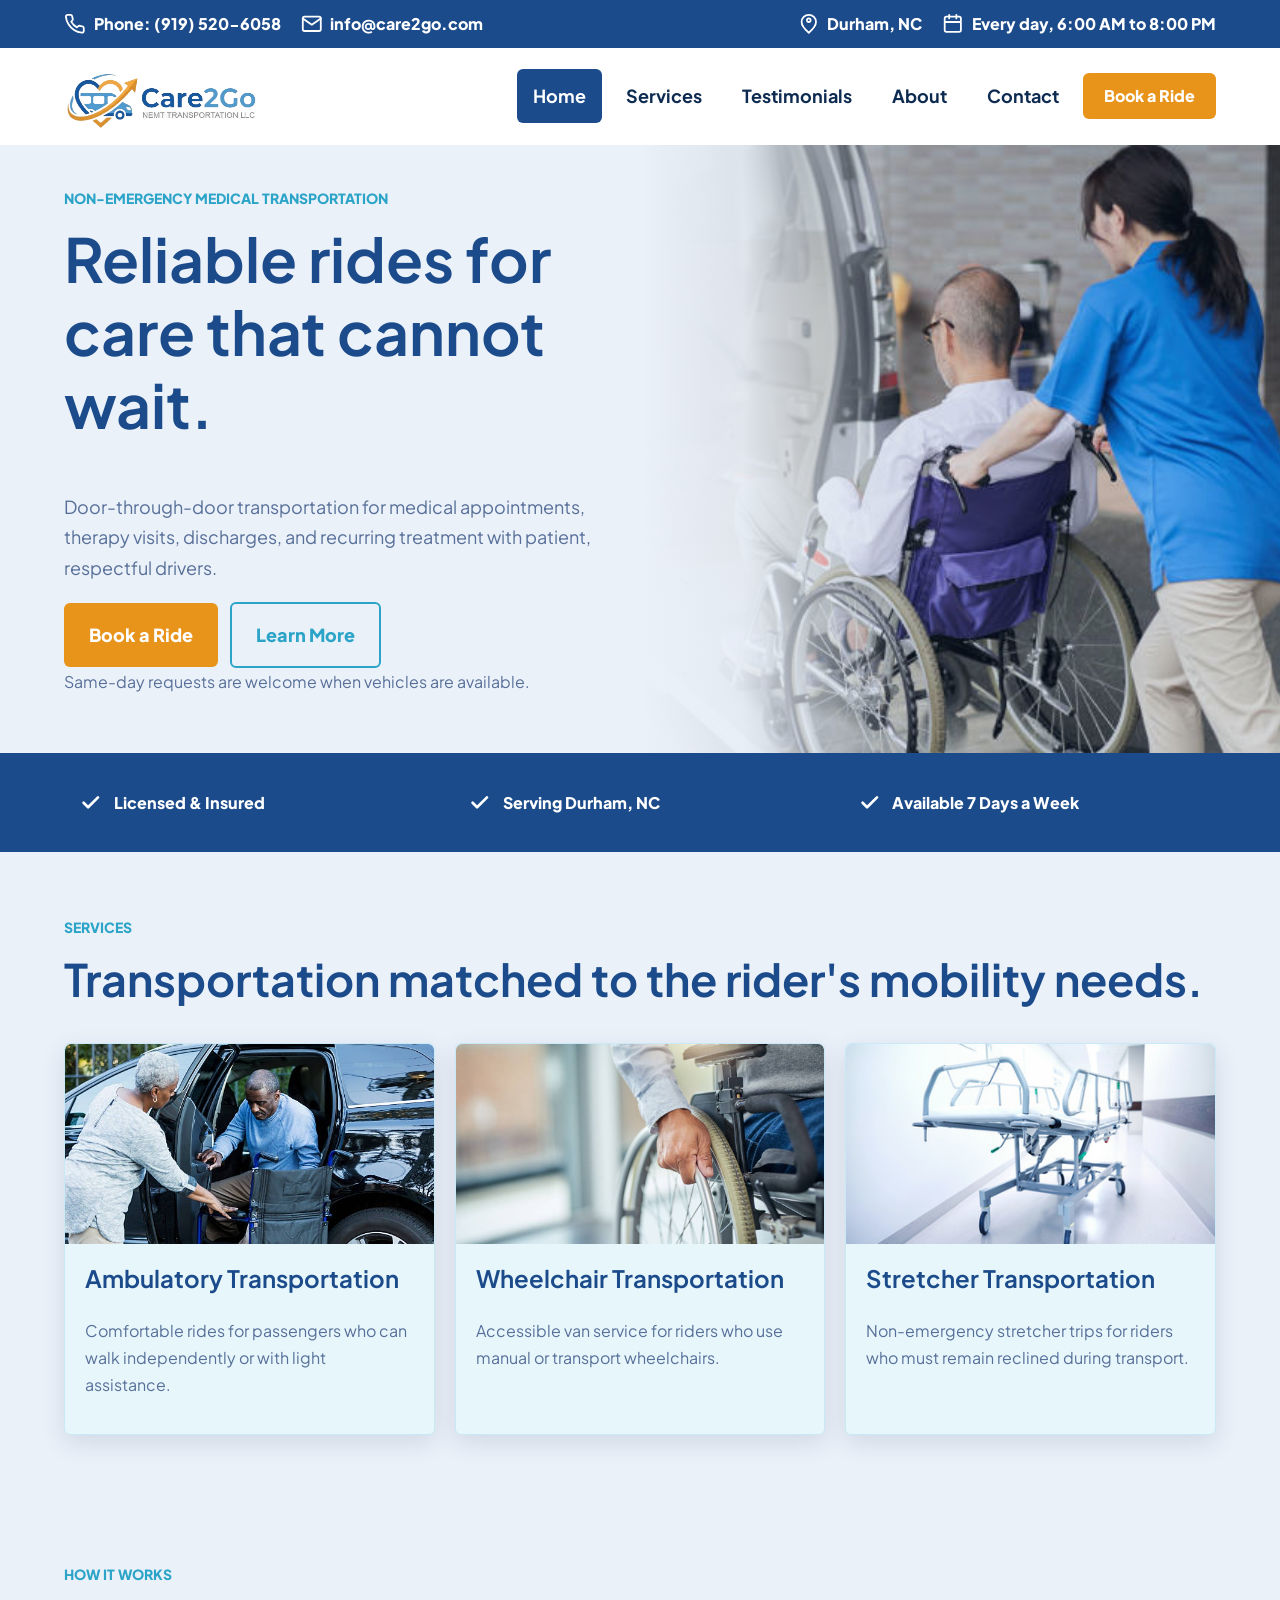
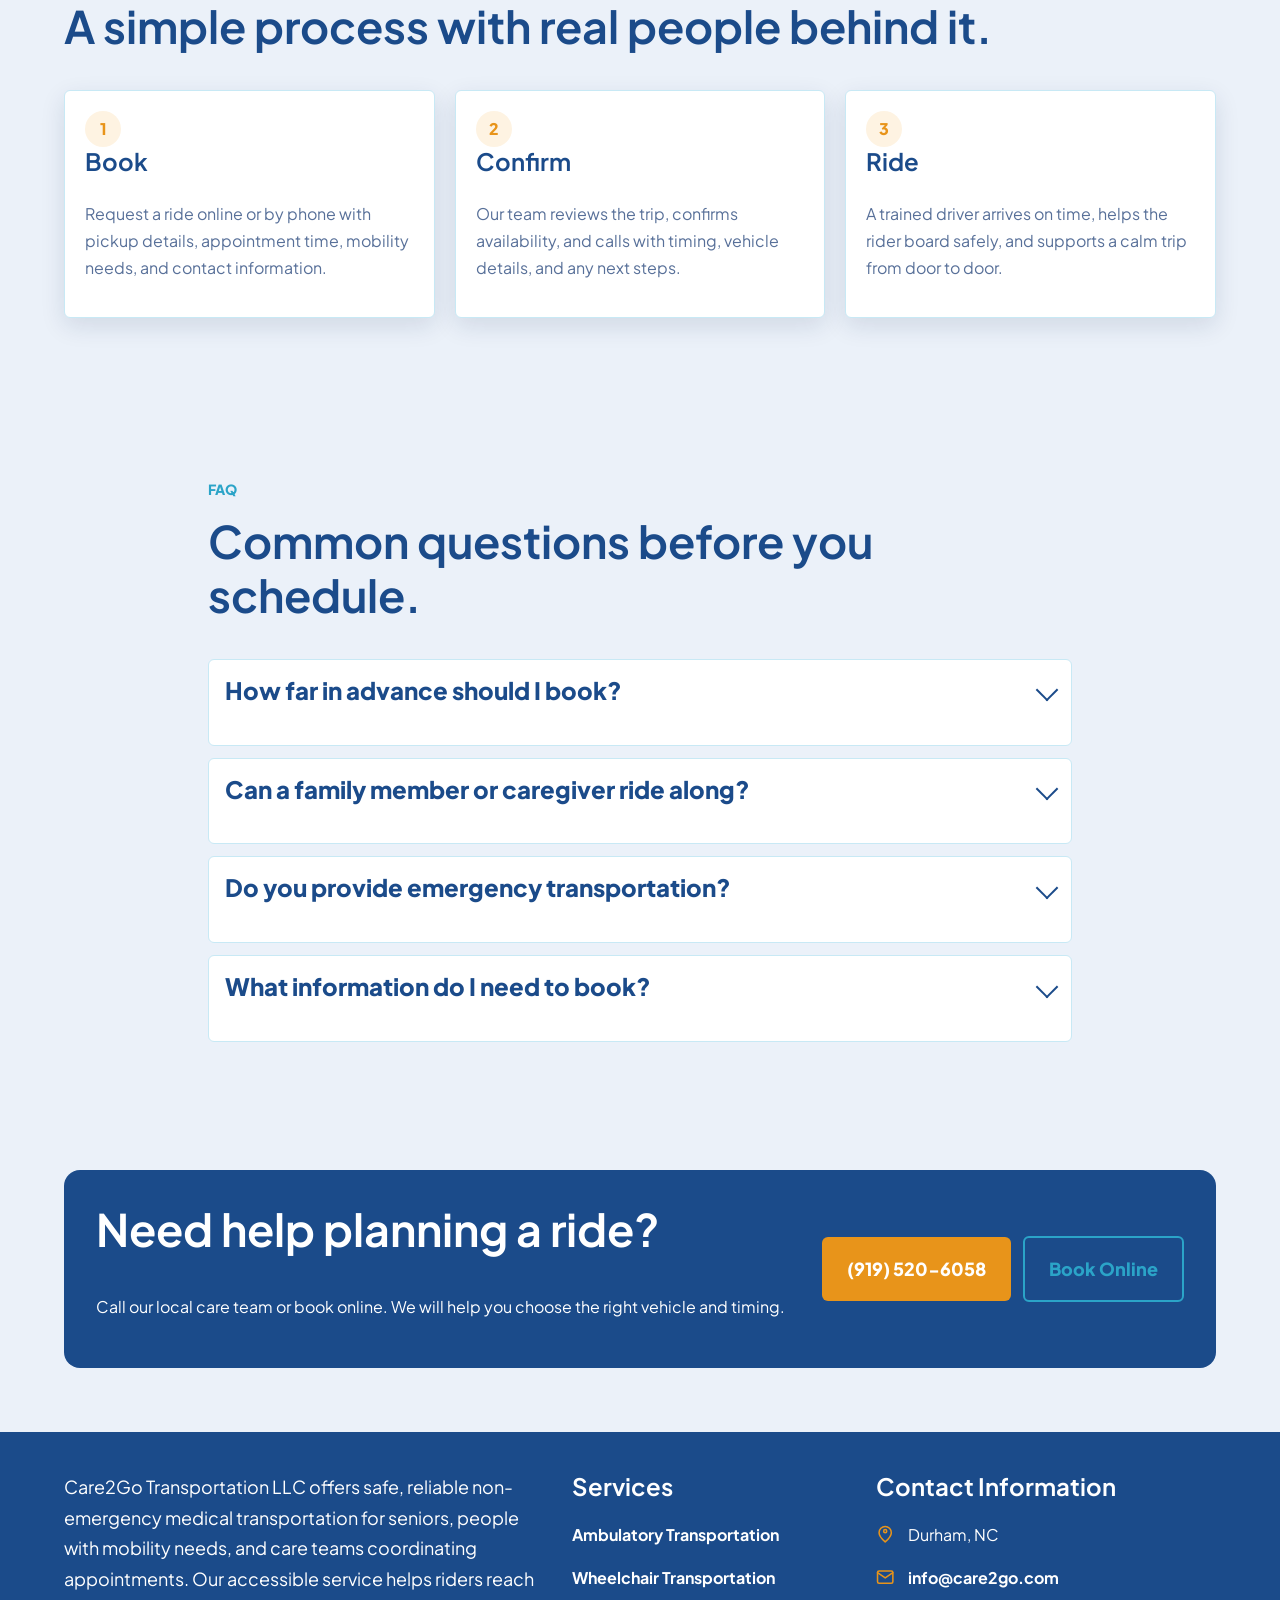
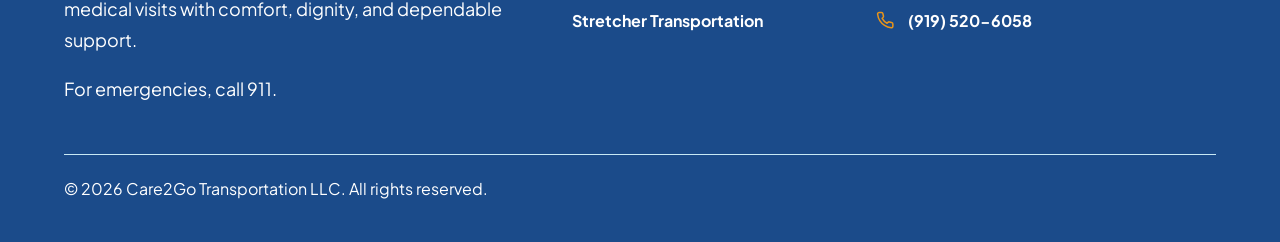
<file: index.html>
<!doctype html>
<html lang="en">
  <head>
    <meta charset="utf-8">
    <meta name="viewport" content="width=device-width, initial-scale=1">
    <meta name="description" content="">
    <meta property="og:title" content="">
    <meta property="og:description" content="">
    <meta property="og:type" content="website">
    <link rel="preconnect" href="https://fonts.googleapis.com">
    <link rel="preconnect" href="https://fonts.gstatic.com" crossorigin>
    <link rel="icon" type="image/png" href="images/care2go%20logo.png">
    <link href="https://fonts.googleapis.com/css2?family=Plus+Jakarta+Sans:wght@400;500;600;700;800&display=swap" rel="stylesheet">
    <link rel="stylesheet" href="css/variables.css">
    <link rel="stylesheet" href="css/base.css">
    <link rel="stylesheet" href="css/layout.css">
    <link rel="stylesheet" href="css/components.css">
    <link rel="stylesheet" href="css/animations.css">
    <script src="data/content.js" defer></script>
    <script src="js/layout.js" defer></script>
    <script src="js/render.js" defer></script>
    <script src="js/nav.js" defer></script>
    <script src="js/accordion.js" defer></script>
    <script src="js/smooth-scroll.js" defer></script>
    <script src="js/scroll-animations.js" defer></script>
  </head>
  <body data-page="home">
    <a class="skip-link" href="#main" data-skip-link></a>
    <header class="site-header" data-site-header></header>
    <main id="main" tabindex="-1"></main>
    <footer class="site-footer" data-site-footer></footer>
  </body>
</html>
</file>
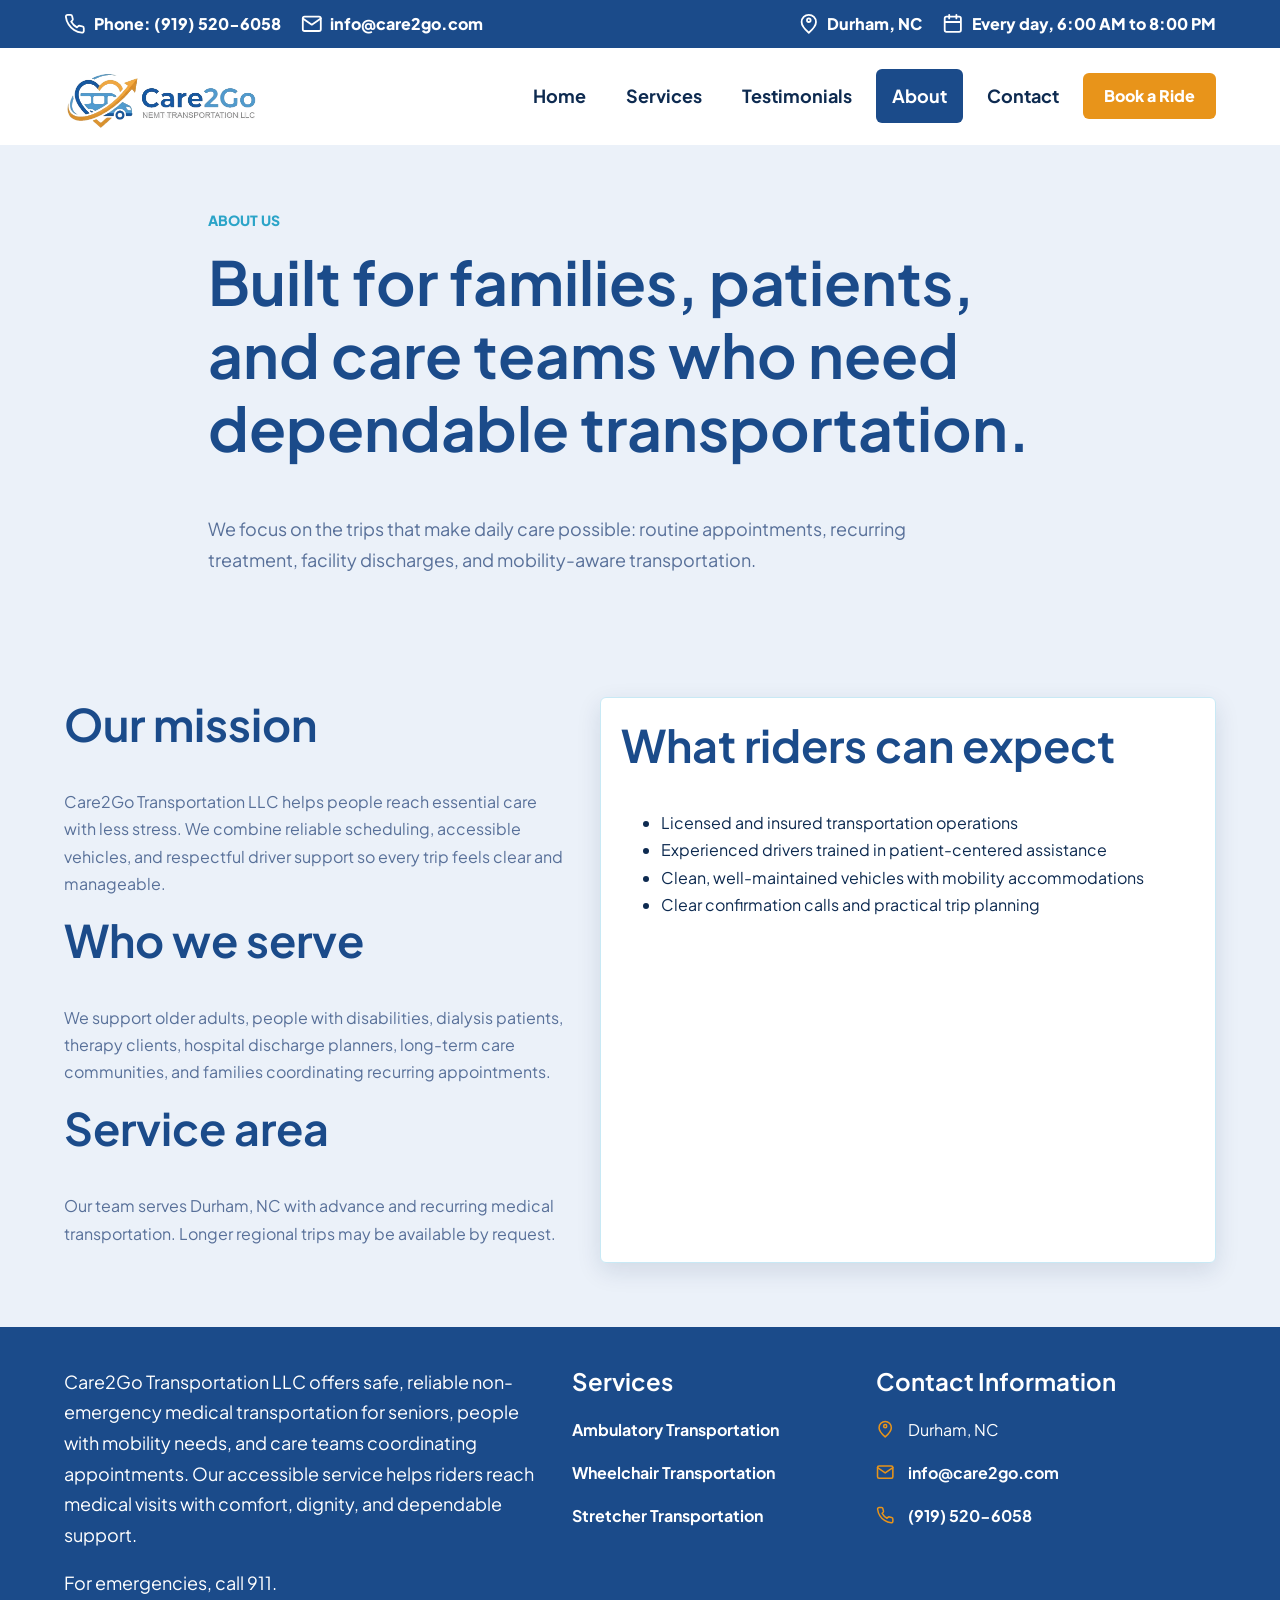
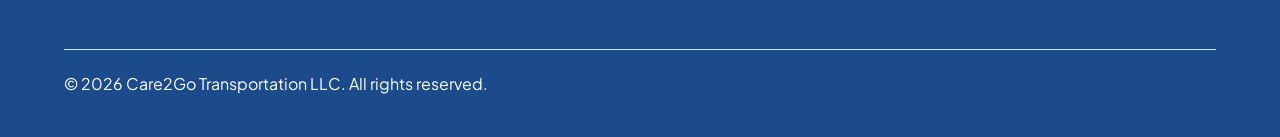
<file: about.html>
<!doctype html>
<html lang="en">
  <head>
    <meta charset="utf-8">
    <meta name="viewport" content="width=device-width, initial-scale=1">
    <meta name="description" content="">
    <meta property="og:title" content="">
    <meta property="og:description" content="">
    <meta property="og:type" content="website">
    <link rel="preconnect" href="https://fonts.googleapis.com">
    <link rel="preconnect" href="https://fonts.gstatic.com" crossorigin>
    <link rel="icon" type="image/png" href="images/care2go%20logo.png">
    <link href="https://fonts.googleapis.com/css2?family=Plus+Jakarta+Sans:wght@400;500;600;700;800&display=swap" rel="stylesheet">
    <link rel="stylesheet" href="css/variables.css">
    <link rel="stylesheet" href="css/base.css">
    <link rel="stylesheet" href="css/layout.css">
    <link rel="stylesheet" href="css/components.css">
    <link rel="stylesheet" href="css/animations.css">
    <script src="data/content.js" defer></script>
    <script src="js/layout.js" defer></script>
    <script src="js/render.js" defer></script>
    <script src="js/nav.js" defer></script>
    <script src="js/smooth-scroll.js" defer></script>
    <script src="js/scroll-animations.js" defer></script>
  </head>
  <body data-page="about">
    <a class="skip-link" href="#main" data-skip-link></a>
    <header class="site-header" data-site-header></header>
    <main id="main" tabindex="-1"></main>
    <footer class="site-footer" data-site-footer></footer>
  </body>
</html>
</file>
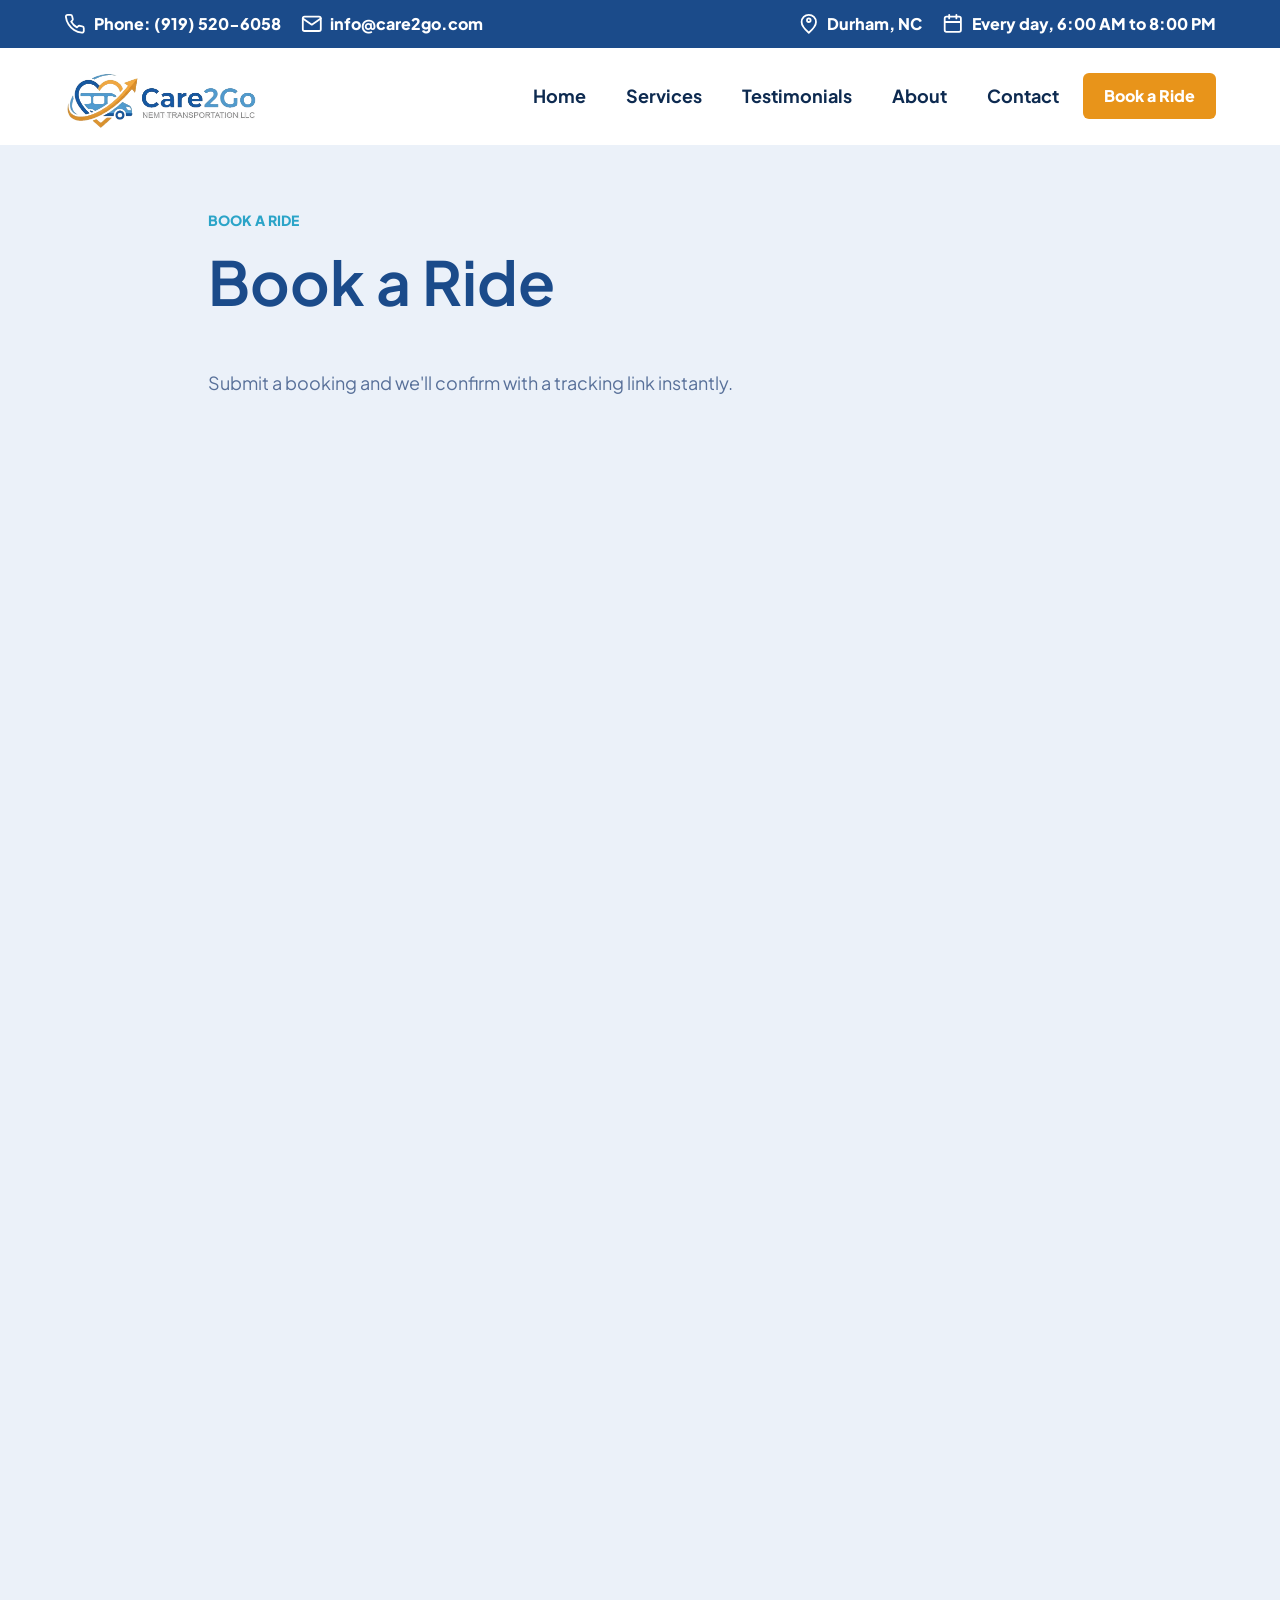
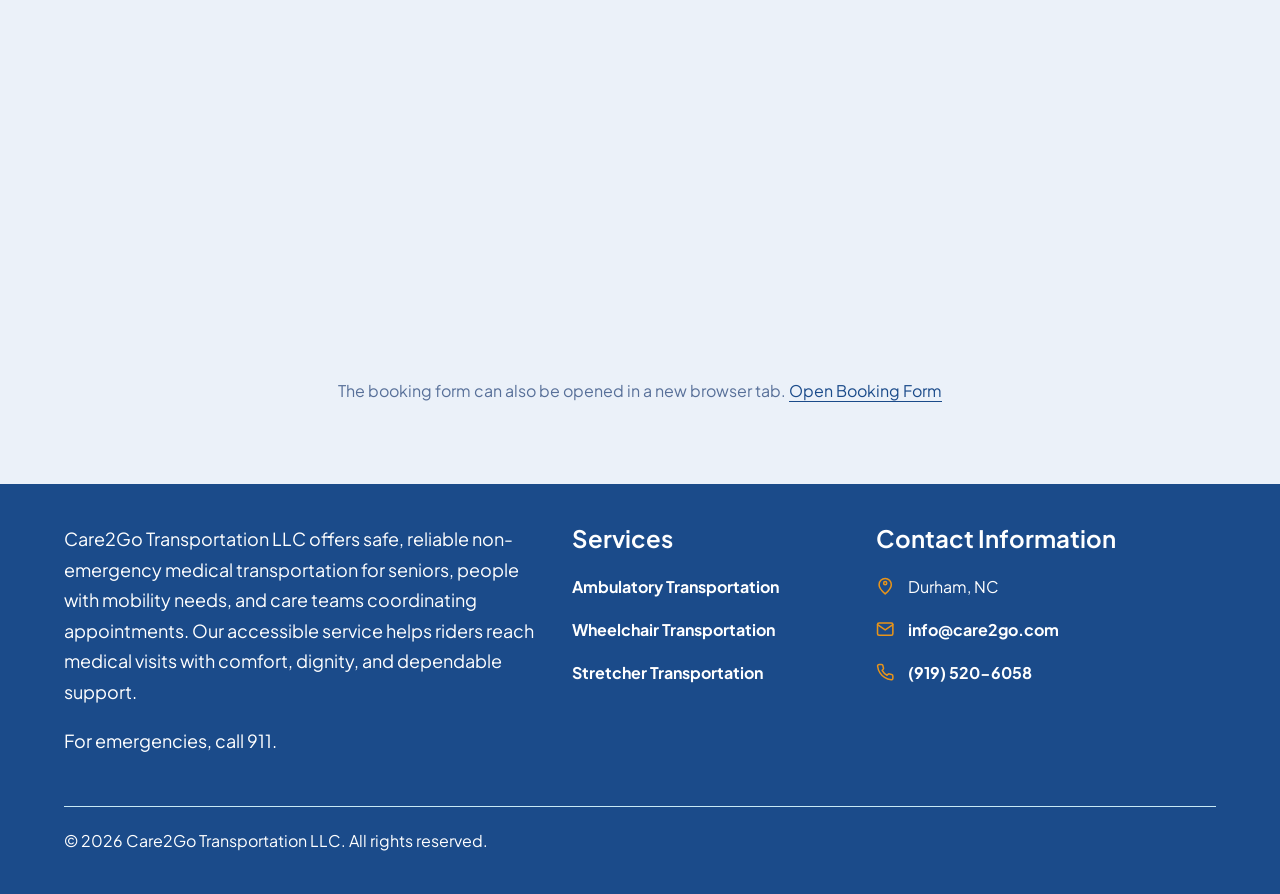
<file: book.html>
<!doctype html>
<html lang="en">
  <head>
    <meta charset="utf-8">
    <meta name="viewport" content="width=device-width, initial-scale=1">
    <meta name="description" content="">
    <meta property="og:title" content="">
    <meta property="og:description" content="">
    <meta property="og:type" content="website">
    <link rel="preconnect" href="https://fonts.googleapis.com">
    <link rel="preconnect" href="https://fonts.gstatic.com" crossorigin>
    <link rel="icon" type="image/png" href="images/care2go%20logo.png">
    <link href="https://fonts.googleapis.com/css2?family=Plus+Jakarta+Sans:wght@400;500;600;700;800&display=swap" rel="stylesheet">
    <link rel="stylesheet" href="css/variables.css">
    <link rel="stylesheet" href="css/base.css">
    <link rel="stylesheet" href="css/layout.css">
    <link rel="stylesheet" href="css/components.css">
    <link rel="stylesheet" href="css/animations.css">
    <script src="data/content.js" defer></script>
    <script src="js/layout.js" defer></script>
    <script src="js/render.js" defer></script>
    <script src="js/nav.js" defer></script>
    <script src="js/smooth-scroll.js" defer></script>
    <script src="js/scroll-animations.js" defer></script>
    <script>
      document.addEventListener("booking:rendered", function () {
        const JOTFORM_URL = "https://form.jotform.com/261457714507056";
        const frame = document.getElementById("jotform-frame");
        const link = document.getElementById("jotform-link");
        frame.src = JOTFORM_URL;
        link.href = JOTFORM_URL;
      });
    </script>
  </head>
  <body data-page="book">
    <a class="skip-link" href="#main" data-skip-link></a>
    <header class="site-header" data-site-header></header>
    <main id="main" tabindex="-1"></main>
    <footer class="site-footer" data-site-footer></footer>
  </body>
</html>
</file>
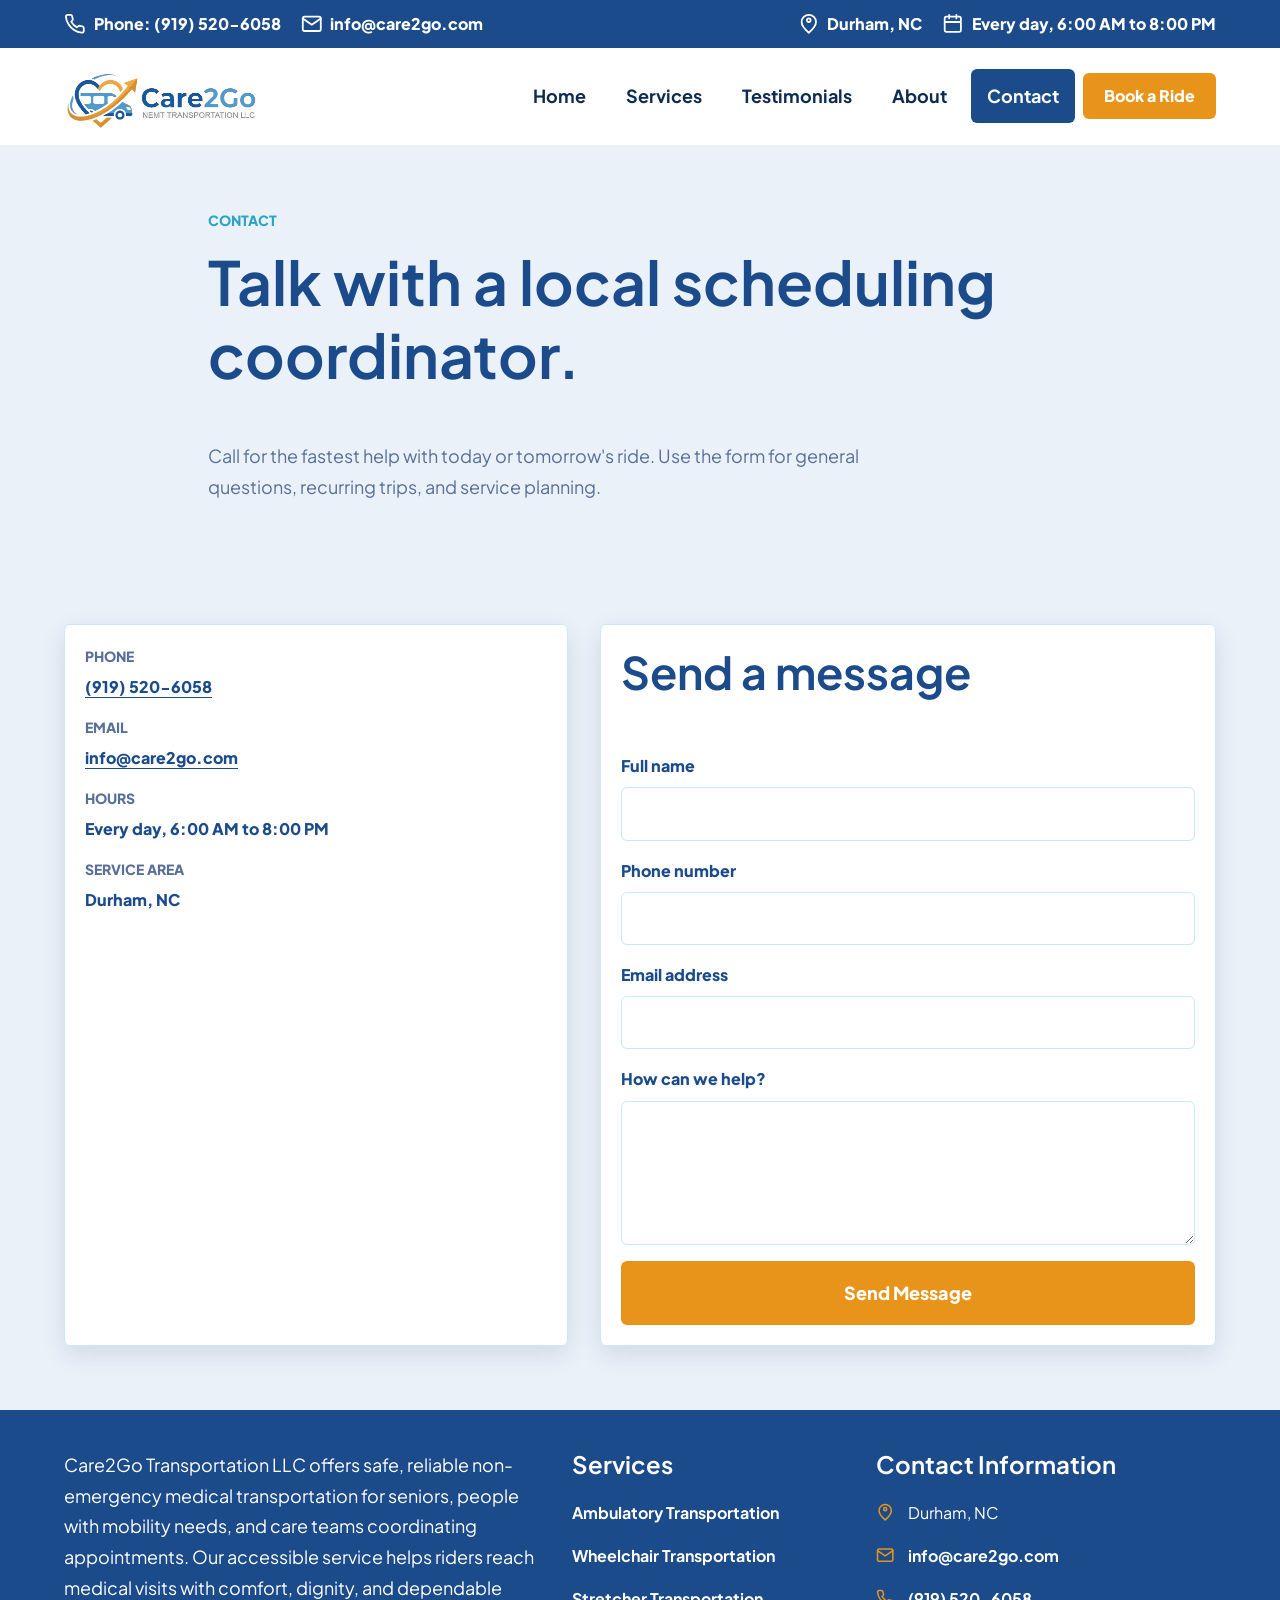
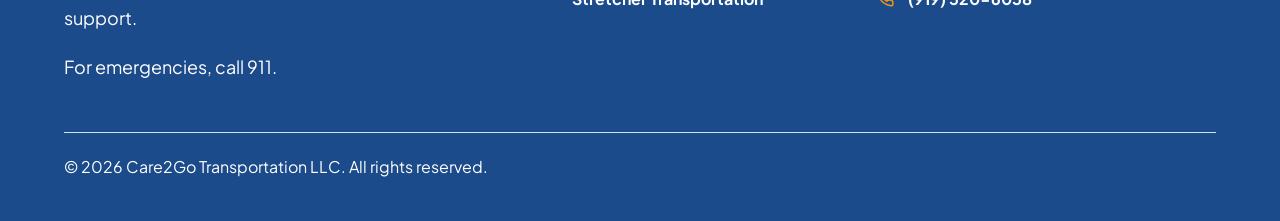
<file: contact.html>
<!doctype html>
<html lang="en">
  <head>
    <meta charset="utf-8">
    <meta name="viewport" content="width=device-width, initial-scale=1">
    <meta name="description" content="">
    <meta property="og:title" content="">
    <meta property="og:description" content="">
    <meta property="og:type" content="website">
    <link rel="preconnect" href="https://fonts.googleapis.com">
    <link rel="preconnect" href="https://fonts.gstatic.com" crossorigin>
    <link rel="icon" type="image/png" href="images/care2go%20logo.png">
    <link href="https://fonts.googleapis.com/css2?family=Plus+Jakarta+Sans:wght@400;500;600;700;800&display=swap" rel="stylesheet">
    <link rel="stylesheet" href="css/variables.css">
    <link rel="stylesheet" href="css/base.css">
    <link rel="stylesheet" href="css/layout.css">
    <link rel="stylesheet" href="css/components.css">
    <link rel="stylesheet" href="css/animations.css">
    <script src="data/content.js" defer></script>
    <script src="js/layout.js" defer></script>
    <script src="js/render.js" defer></script>
    <script src="js/nav.js" defer></script>
    <script src="js/smooth-scroll.js" defer></script>
    <script src="js/scroll-animations.js" defer></script>
  </head>
  <body data-page="contact">
    <a class="skip-link" href="#main" data-skip-link></a>
    <header class="site-header" data-site-header></header>
    <main id="main" tabindex="-1"></main>
    <footer class="site-footer" data-site-footer></footer>
  </body>
</html>
</file>
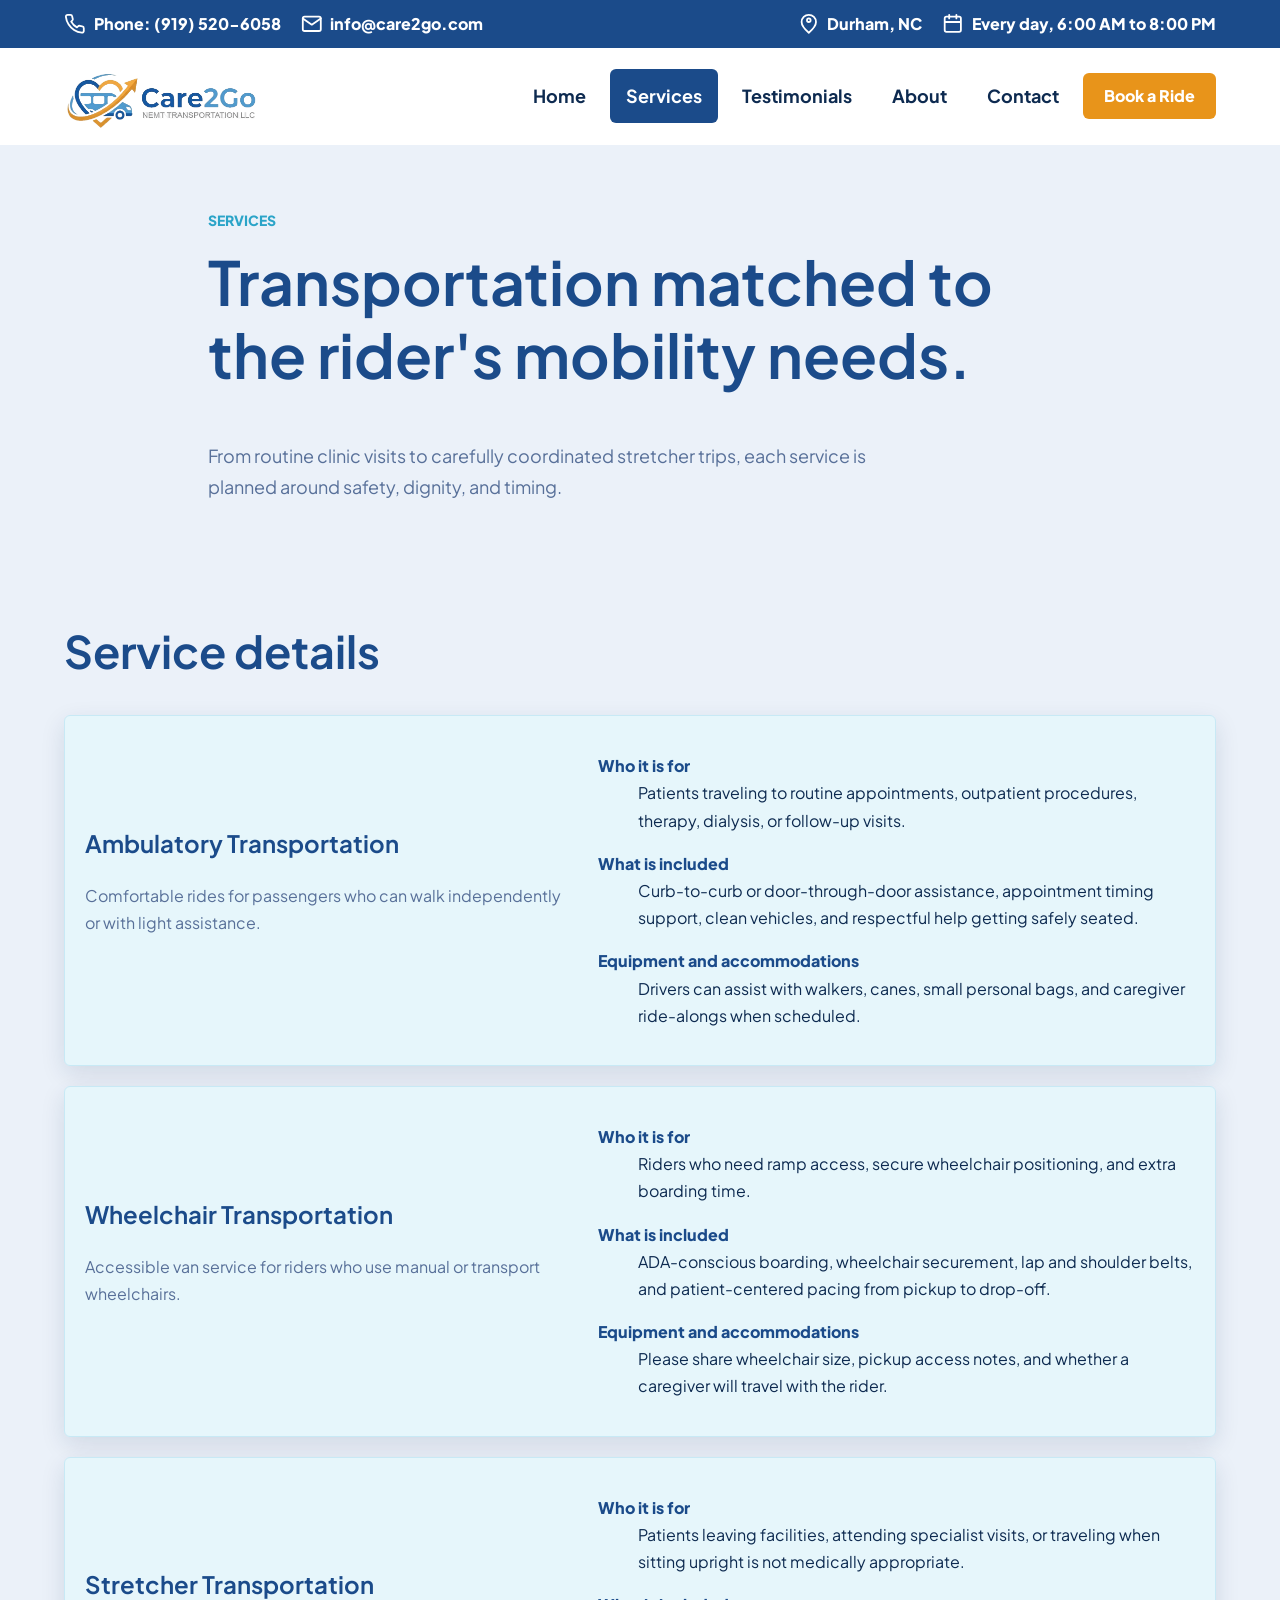
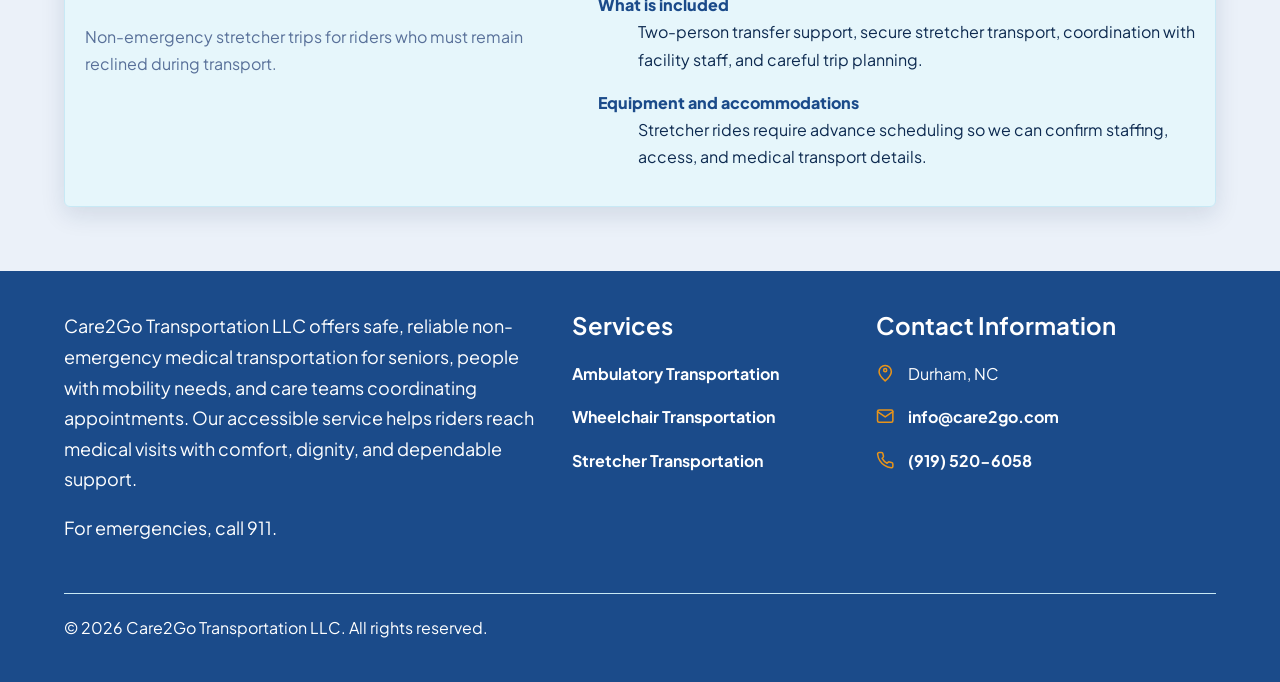
<file: services.html>
<!doctype html>
<html lang="en">
  <head>
    <meta charset="utf-8">
    <meta name="viewport" content="width=device-width, initial-scale=1">
    <meta name="description" content="">
    <meta property="og:title" content="">
    <meta property="og:description" content="">
    <meta property="og:type" content="website">
    <link rel="preconnect" href="https://fonts.googleapis.com">
    <link rel="preconnect" href="https://fonts.gstatic.com" crossorigin>
    <link rel="icon" type="image/png" href="images/care2go%20logo.png">
    <link href="https://fonts.googleapis.com/css2?family=Plus+Jakarta+Sans:wght@400;500;600;700;800&display=swap" rel="stylesheet">
    <link rel="stylesheet" href="css/variables.css">
    <link rel="stylesheet" href="css/base.css">
    <link rel="stylesheet" href="css/layout.css">
    <link rel="stylesheet" href="css/components.css">
    <link rel="stylesheet" href="css/animations.css">
    <script src="data/content.js" defer></script>
    <script src="js/layout.js" defer></script>
    <script src="js/render.js" defer></script>
    <script src="js/nav.js" defer></script>
    <script src="js/smooth-scroll.js" defer></script>
    <script src="js/scroll-animations.js" defer></script>
  </head>
  <body data-page="services">
    <a class="skip-link" href="#main" data-skip-link></a>
    <header class="site-header" data-site-header></header>
    <main id="main" tabindex="-1"></main>
    <footer class="site-footer" data-site-footer></footer>
  </body>
</html>
</file>
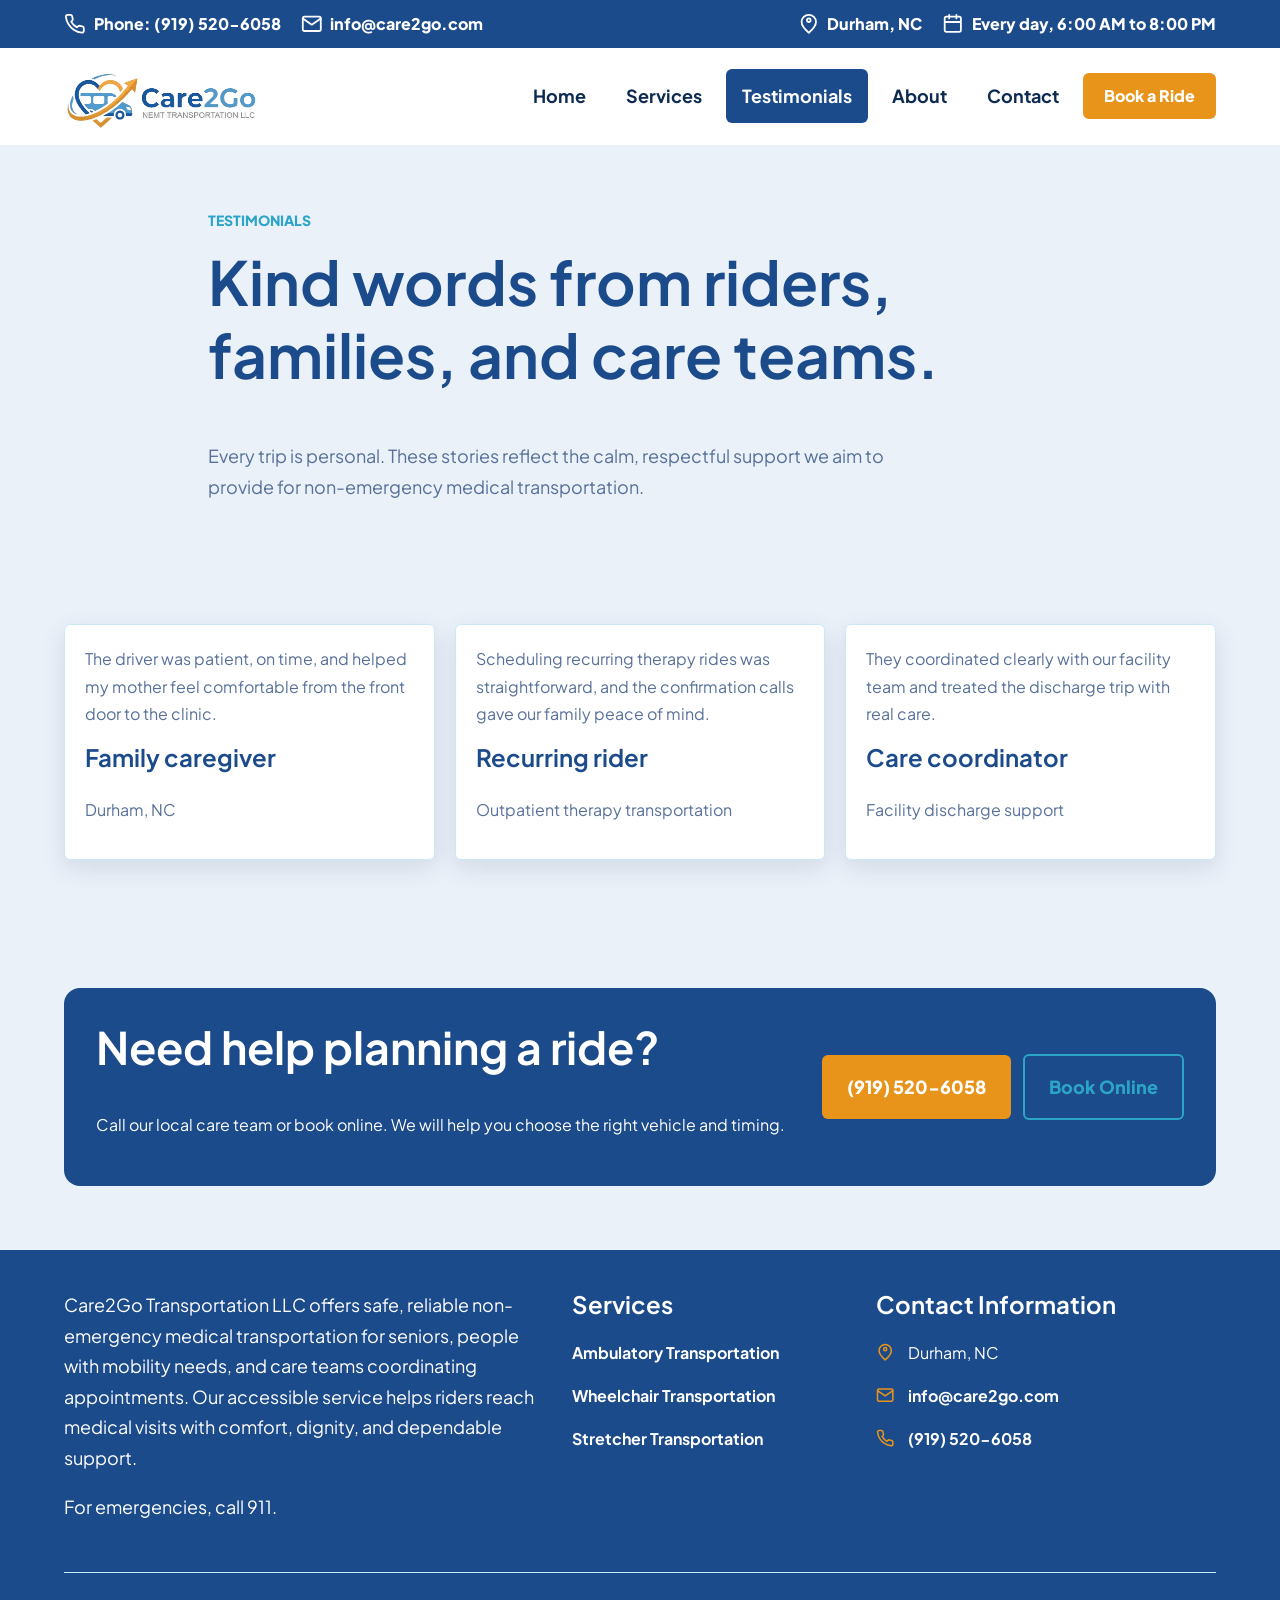
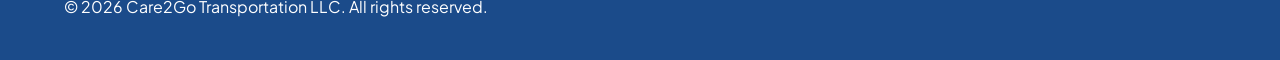
<file: testimonials.html>
<!doctype html>
<html lang="en">
  <head>
    <meta charset="utf-8">
    <meta name="viewport" content="width=device-width, initial-scale=1">
    <meta name="description" content="">
    <meta property="og:title" content="">
    <meta property="og:description" content="">
    <meta property="og:type" content="website">
    <link rel="preconnect" href="https://fonts.googleapis.com">
    <link rel="preconnect" href="https://fonts.gstatic.com" crossorigin>
    <link rel="icon" type="image/png" href="images/care2go%20logo.png">
    <link href="https://fonts.googleapis.com/css2?family=Plus+Jakarta+Sans:wght@400;500;600;700;800&display=swap" rel="stylesheet">
    <link rel="stylesheet" href="css/variables.css">
    <link rel="stylesheet" href="css/base.css">
    <link rel="stylesheet" href="css/layout.css">
    <link rel="stylesheet" href="css/components.css">
    <link rel="stylesheet" href="css/animations.css">
    <script src="data/content.js" defer></script>
    <script src="js/layout.js" defer></script>
    <script src="js/render.js" defer></script>
    <script src="js/nav.js" defer></script>
    <script src="js/smooth-scroll.js" defer></script>
    <script src="js/scroll-animations.js" defer></script>
  </head>
  <body data-page="testimonials">
    <a class="skip-link" href="#main" data-skip-link></a>
    <header class="site-header" data-site-header></header>
    <main id="main" tabindex="-1"></main>
    <footer class="site-footer" data-site-footer></footer>
  </body>
</html>
</file>
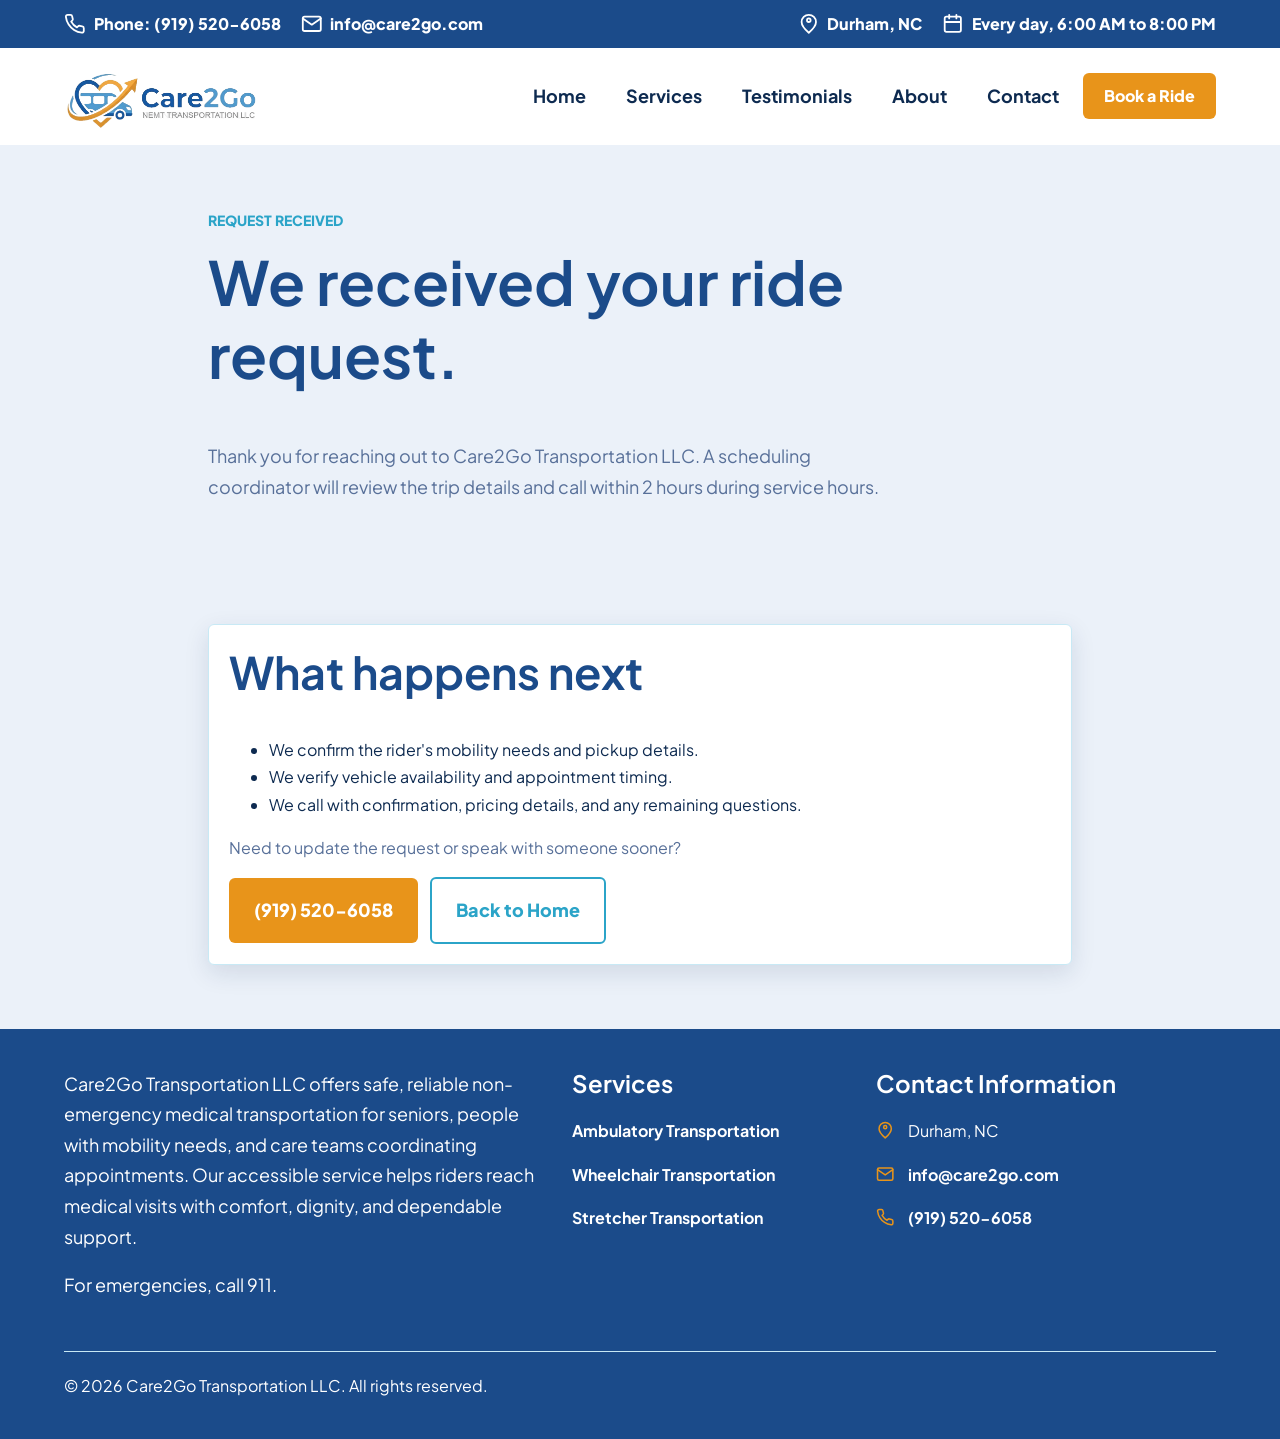
<file: thank-you.html>
<!doctype html>
<html lang="en">
  <head>
    <meta charset="utf-8">
    <meta name="viewport" content="width=device-width, initial-scale=1">
    <meta name="description" content="">
    <meta property="og:title" content="">
    <meta property="og:description" content="">
    <meta property="og:type" content="website">
    <link rel="preconnect" href="https://fonts.googleapis.com">
    <link rel="preconnect" href="https://fonts.gstatic.com" crossorigin>
    <link rel="icon" type="image/png" href="images/care2go%20logo.png">
    <link href="https://fonts.googleapis.com/css2?family=Plus+Jakarta+Sans:wght@400;500;600;700;800&display=swap" rel="stylesheet">
    <link rel="stylesheet" href="css/variables.css">
    <link rel="stylesheet" href="css/base.css">
    <link rel="stylesheet" href="css/layout.css">
    <link rel="stylesheet" href="css/components.css">
    <link rel="stylesheet" href="css/animations.css">
    <script src="data/content.js" defer></script>
    <script src="js/layout.js" defer></script>
    <script src="js/render.js" defer></script>
    <script src="js/nav.js" defer></script>
    <script src="js/smooth-scroll.js" defer></script>
    <script src="js/scroll-animations.js" defer></script>
  </head>
  <body data-page="thankYou">
    <a class="skip-link" href="#main" data-skip-link></a>
    <header class="site-header" data-site-header></header>
    <main id="main" tabindex="-1"></main>
    <footer class="site-footer" data-site-footer></footer>
  </body>
</html>
</file>
<file: css/variables.css>
:root {
  --font-display: "Plus Jakarta Sans", Arial, sans-serif;
  --font-body: "Plus Jakarta Sans", Arial, sans-serif;

  --color-navy: #1B4B8A;
  --color-teal: #2BA4C8;
  --color-amber: #E8941A;
  --color-teal-tint: #E6F6FB;
  --color-teal-border: #C8E9F5;
  --color-amber-tint: #FEF3E2;

  --color-base: #EBF1F9;
  --color-surface: #FFFFFF;
  --color-primary: var(--color-navy);
  --color-primary-dark: var(--color-navy);
  --color-primary-soft: var(--color-teal-tint);
  --color-utility-bar: var(--color-navy);
  --color-accent: var(--color-teal);
  --color-accent-soft: var(--color-amber);
  --color-cta: var(--color-amber);
  --color-cta-soft: var(--color-amber-tint);
  --color-text: #0D2A50;
  --color-muted: #587099;
  --color-text-muted: var(--color-muted);
  --color-border: var(--color-teal-border);
  --color-focus: var(--color-amber);
  --color-shadow: rgba(13, 42, 80, 0.12);
  --color-overlay: rgba(27, 75, 138, 0.15);

  --space-1: 0.25rem;
  --space-2: 0.5rem;
  --space-3: 0.75rem;
  --space-4: 1rem;
  --space-5: 1.25rem;
  --space-6: 1.5rem;
  --space-7: 2rem;
  --space-8: 2.5rem;
  --space-9: 3rem;
  --space-10: 4rem;
  --space-11: 5rem;
  --space-12: 6rem;

  --radius-xs: 0.25rem;
  --radius-sm: 6px;
  --radius-md: 0.75rem;
  --radius-lg: 1rem;

  --container: 72rem;
  --container-narrow: 54rem;
  --border-width: 0.0625rem;
  --focus-width: 0.1875rem;
  --nav-height: 6rem;

  --font-size-xs: 0.875rem;
  --font-size-sm: 0.95rem;
  --font-size-base: 1rem;
  --font-size-md: 1.125rem;
  --font-size-lg: 1.5rem;
  --font-size-xl: 2rem;
  --font-size-2xl: 2.8rem;
  --font-size-3xl: 3.8rem;

  --line-tight: 1.12;
  --line-heading: 1.2;
  --line-body: 1.7;

  --duration-fast: 160ms;
  --duration-med: 260ms;
  --duration-slow: 620ms;
  --ease-standard: cubic-bezier(0.2, 0.8, 0.2, 1);
}
</file>
<file: css/base.css>
*,
*::before,
*::after {
  box-sizing: border-box;
}

html {
  min-width: 320px;
  scroll-behavior: smooth;
}

body {
  margin: 0;
  background: var(--color-base);
  color: var(--color-text);
  font-family: var(--font-body);
  font-size: var(--font-size-base);
  line-height: var(--line-body);
  text-rendering: optimizeLegibility;
}

body.nav-open {
  overflow: hidden;
}

img,
svg,
iframe {
  max-width: 100%;
}

img {
  display: block;
  height: auto;
}

a {
  color: var(--color-primary);
  text-decoration-thickness: var(--border-width);
  text-underline-offset: var(--space-1);
}

a:hover {
  color: var(--color-primary-dark);
}

button,
input,
textarea {
  font: inherit;
}

button {
  cursor: pointer;
  font-family: var(--font-body);
}

:focus-visible {
  outline: var(--focus-width) solid var(--color-focus);
  outline-offset: var(--space-1);
}

h1,
h2,
h3,
p {
  margin-top: 0;
}

h1,
h2,
h3 {
  color: var(--color-primary-dark);
  font-family: var(--font-display);
  font-weight: 650;
  line-height: var(--line-heading);
}

h1 {
  font-size: clamp(var(--font-size-2xl), 7vw, var(--font-size-3xl));
}

h2 {
  font-size: clamp(var(--font-size-xl), 4vw, var(--font-size-2xl));
}

h3 {
  font-size: var(--font-size-lg);
}

p {
  color: var(--color-text-muted);
}

main {
  min-height: 60vh;
}

.skip-link {
  position: absolute;
  top: var(--space-3);
  left: var(--space-3);
  z-index: 1000;
  transform: translateY(-140%);
  border-radius: var(--radius-sm);
  background: var(--color-primary-dark);
  color: var(--color-surface);
  padding: var(--space-3) var(--space-4);
  text-decoration: none;
  transition: transform var(--duration-fast) var(--ease-standard);
}

.skip-link:focus {
  transform: translateY(0);
}

.sr-only {
  position: absolute;
  width: 1px;
  height: 1px;
  overflow: hidden;
  clip: rect(0, 0, 0, 0);
  white-space: nowrap;
}
</file>
<file: css/layout.css>
.container {
  width: min(100% - (var(--space-5) * 2), var(--container));
  margin-inline: auto;
}

.container-narrow {
  width: min(100% - (var(--space-5) * 2), var(--container-narrow));
  margin-inline: auto;
}

.section {
  padding-block: var(--space-10);
}

.booking-form-section {
  padding-top: var(--space-6);
}

.section-muted {
  background: var(--color-base);
}

.section-diagonal {
  clip-path: none;
  padding-top: var(--space-12);
}

.page-header {
  padding-block: var(--space-10) var(--space-8);
  background: var(--color-base);
}

.page-header .container-narrow {
  margin-inline: auto;
}

.eyebrow {
  color: var(--color-accent);
  font-size: var(--font-size-xs);
  font-weight: 800;
  margin-bottom: var(--space-3);
  text-transform: uppercase;
}

.intro {
  max-width: 44rem;
  font-size: var(--font-size-md);
}

.grid {
  display: grid;
  gap: var(--space-5);
}

.grid-3 {
  grid-template-columns: 1fr;
}

.grid-2 {
  grid-template-columns: 1fr;
}

.split {
  display: grid;
  gap: var(--space-7);
}

.hero {
  display: grid;
  overflow: hidden;
  background: var(--color-base);
}

.hero-content {
  display: flex;
  min-height: 31rem;
  flex-direction: column;
  justify-content: center;
  padding: var(--space-8) max(var(--space-5), calc((100vw - var(--container)) / 2)) var(--space-8) max(var(--space-5), calc((100vw - var(--container)) / 2));
}

.hero-media {
  position: relative;
  min-height: 20rem;
  order: -1;
}

.hero-media::before,
.hero-media::after {
  position: absolute;
  inset: 0;
  content: "";
}

.hero-media::before {
  z-index: 1;
  background: linear-gradient(180deg, var(--color-base) 0%, rgba(235, 241, 249, 0) 42%);
  pointer-events: none;
}

.hero-media::after {
  background: var(--color-overlay);
}

.hero-media img {
  width: 100%;
  height: 100%;
  min-height: inherit;
  object-fit: cover;
  object-position: 68% center;
}

.hero-actions,
.cta-actions,
.button-row {
  display: flex;
  flex-wrap: wrap;
  gap: var(--space-3);
  align-items: center;
}

.trust-bar {
  display: grid;
  gap: var(--space-4);
  padding-block: var(--space-5);
}

.trust-section {
  background: var(--color-primary);
  padding-block: 0;
}

.feature-row {
  display: grid;
  gap: var(--space-6);
  align-items: center;
}

.jotform-frame {
  width: 100%;
  height: 90rem;
  min-height: 56rem;
  border: 0;
  background: transparent;
  overflow: hidden;
}

.booking-form-shell {
  display: grid;
  gap: var(--space-4);
}

.booking-form-fallback {
  margin-inline: auto;
  text-align: center;
}

@media (min-width: 48rem) {
  .grid-2 {
    grid-template-columns: repeat(2, minmax(0, 1fr));
  }

  .grid-3 {
    grid-template-columns: repeat(3, minmax(0, 1fr));
  }

  .split,
  .feature-row {
    grid-template-columns: minmax(0, 0.9fr) minmax(0, 1.1fr);
  }

  .trust-bar {
    grid-template-columns: repeat(3, minmax(0, 1fr));
  }

  .hero {
    grid-template-columns: minmax(0, 1fr) minmax(0, 1fr);
  }

  .hero-content {
    min-height: 38rem;
    padding-right: var(--space-9);
  }

  .hero-media {
    min-height: 38rem;
    order: 0;
  }

  .hero-media::before {
    background: linear-gradient(90deg, var(--color-base) 0%, rgba(235, 241, 249, 0.92) 16%, rgba(235, 241, 249, 0) 42%);
  }
}
</file>
<file: css/components.css>
.site-header {
  position: sticky;
  top: 0;
  z-index: 100;
  overflow: visible;
  border-bottom: var(--border-width) solid transparent;
  background: var(--color-surface);
  transition: box-shadow var(--duration-med) var(--ease-standard), border-color var(--duration-med) var(--ease-standard);
}

.site-header.is-scrolled,
.site-header.scrolled {
  border-color: transparent;
  box-shadow: 0 1px 3px var(--color-shadow);
}

.top-bar {
  background: var(--color-utility-bar);
  color: var(--color-surface);
  font-size: var(--font-size-sm);
  font-weight: 800;
}

.top-bar-inner {
  display: flex;
  min-height: 3rem;
  flex-wrap: wrap;
  align-items: center;
  justify-content: center;
  gap: var(--space-3);
  padding-block: var(--space-2);
}

.top-bar-group {
  display: flex;
  flex-wrap: nowrap;
  align-items: center;
  justify-content: center;
  gap: var(--space-3);
  width: 100%;
}

.top-bar-group-right {
  display: none;
  justify-content: center;
}

.top-bar-link,
.top-bar-item {
  display: inline-flex;
  align-items: center;
  gap: var(--space-1);
  color: var(--color-surface);
  text-decoration: none;
  line-height: 1.35;
  white-space: nowrap;
}

.top-bar svg {
  width: 1rem;
  height: 1rem;
  flex: 0 0 auto;
  fill: none;
  stroke: currentColor;
  stroke-linecap: round;
  stroke-linejoin: round;
  stroke-width: 2;
}

.top-bar-link:hover,
.top-bar-link:focus-visible {
  color: var(--color-teal-tint);
}

.nav-shell {
  position: relative;
  display: flex;
  min-height: var(--nav-height);
  align-items: center;
  justify-content: space-between;
  gap: var(--space-4);
}

.brand {
  display: inline-flex;
  align-items: center;
  gap: var(--space-3);
  color: var(--color-primary-dark);
  font-family: var(--font-display);
  font-size: var(--font-size-xl);
  font-weight: 700;
  text-decoration: none;
}

.brand-logo {
  width: auto;
  height: 4.75rem;
  max-width: 18rem;
  object-fit: contain;
}

.nav-toggle {
  display: inline-flex;
  width: 3.35rem;
  height: 3.35rem;
  align-items: center;
  justify-content: center;
  border: var(--border-width) solid var(--color-border);
  border-radius: var(--radius-sm);
  background: var(--color-surface);
  color: var(--color-primary);
}

.nav-toggle-lines,
.nav-toggle-lines::before,
.nav-toggle-lines::after {
  display: block;
  width: 1.45rem;
  height: 0.16rem;
  border-radius: var(--radius-xs);
  background: currentColor;
  content: "";
  transition: transform var(--duration-fast) var(--ease-standard), opacity var(--duration-fast) var(--ease-standard);
}

.nav-toggle-lines::before {
  transform: translateY(-0.4rem);
}

.nav-toggle-lines::after {
  transform: translateY(0.275rem);
}

.nav-toggle[aria-expanded="true"] .nav-toggle-lines {
  transform: rotate(45deg);
}

.nav-toggle[aria-expanded="true"] .nav-toggle-lines::before {
  transform: translateY(0) rotate(90deg);
}

.nav-toggle[aria-expanded="true"] .nav-toggle-lines::after {
  opacity: 0;
}

.nav-links {
  position: absolute;
  top: 100%;
  right: 0;
  left: 0;
  display: none;
  flex-direction: column;
  gap: var(--space-2);
  border: var(--border-width) solid var(--color-border);
  border-radius: var(--radius-md);
  background: var(--color-surface);
  box-shadow: 0 1rem 2rem var(--color-shadow);
  padding: var(--space-4);
}

.nav-links.is-open {
  display: flex;
}

.nav-link {
  position: relative;
  border-radius: var(--radius-sm);
  color: var(--color-text);
  font-size: var(--font-size-md);
  font-weight: 700;
  padding: var(--space-4) var(--space-5);
  text-decoration: none;
}

.nav-link:hover {
  background: var(--color-teal-tint);
  color: var(--color-teal);
}

.nav-link.is-active {
  background: var(--color-primary);
  color: var(--color-surface);
}


.button {
  display: inline-flex;
  min-height: 3.35rem;
  align-items: center;
  justify-content: center;
  border: var(--border-width) solid transparent;
  border-radius: var(--radius-sm);
  padding: var(--space-4) var(--space-6);
  font-size: var(--font-size-md);
  font-weight: 800;
  text-decoration: none;
  transition: transform var(--duration-fast) var(--ease-standard), box-shadow var(--duration-fast) var(--ease-standard), background var(--duration-fast) var(--ease-standard);
}

.button:hover,
.button:focus-visible {
  transform: translateY(-2px);
  box-shadow: 0 0.65rem 1.2rem var(--color-shadow);
}

.button-primary {
  background: var(--color-cta);
  color: var(--color-surface);
}

.button-primary:hover {
  background: var(--color-cta);
  color: var(--color-surface);
}

.button-secondary {
  border: 2px solid var(--color-teal);
  background: transparent;
  color: var(--color-teal);
}

.button-secondary:hover {
  background: var(--color-teal);
  color: var(--color-surface);
}

.button-accent {
  background: var(--color-cta);
  color: var(--color-surface);
}

.button-accent:hover {
  background: var(--color-cta);
  color: var(--color-surface);
}

.nav-cta {
  flex: 0 0 auto;
  min-height: 2.9rem;
  padding: var(--space-3) var(--space-5);
  font-size: var(--font-size-base);
  line-height: 1.2;
  white-space: nowrap;
}

.card,
.service-detail,
.contact-panel,
.form-card {
  border: var(--border-width) solid var(--color-border);
  border-radius: var(--radius-sm);
  background: var(--color-surface);
  box-shadow: 0 0.5rem 1.5rem var(--color-shadow);
}

.card {
  padding: var(--space-5);
  overflow: hidden;
  transition: transform var(--duration-fast) var(--ease-standard), box-shadow var(--duration-fast) var(--ease-standard);
}

.service-card {
  border-color: var(--color-teal-border);
  background: var(--color-teal-tint);
  padding: 0 0 var(--space-5);
}

.service-card h3,
.service-card p {
  margin-inline: var(--space-5);
}

.service-card-image {
  width: 100%;
  height: 200px;
  margin-bottom: var(--space-5);
  border-radius: var(--radius-sm) var(--radius-sm) 0 0;
  object-fit: cover;
}

.card:hover,
.card:focus-within {
  transform: translateY(-2px);
  box-shadow: 0 0.9rem 1.8rem var(--color-shadow);
}


.trust-item {
  display: flex;
  align-items: center;
  gap: var(--space-3);
  background: transparent;
  color: var(--color-surface);
  font-weight: 800;
  padding: var(--space-4);
}

.trust-item svg {
  width: 1.35rem;
  height: 1.35rem;
  flex: 0 0 auto;
  fill: none;
  stroke: var(--color-surface);
  stroke-linecap: round;
  stroke-linejoin: round;
  stroke-width: 3;
}

.step-number {
  display: inline-flex;
  width: 2.25rem;
  height: 2.25rem;
  align-items: center;
  justify-content: center;
  border-radius: 50%;
  background: var(--color-cta-soft);
  color: var(--color-cta);
  font-weight: 900;
}

.accordion {
  display: grid;
  gap: var(--space-3);
}

.accordion-item {
  border: var(--border-width) solid var(--color-border);
  border-radius: var(--radius-sm);
  background: var(--color-surface);
  overflow: hidden;
}

.accordion-trigger {
  display: flex;
  width: 100%;
  align-items: center;
  justify-content: space-between;
  gap: var(--space-4);
  border: 0;
  background: transparent;
  color: var(--color-primary-dark);
  font-weight: 800;
  padding: var(--space-4);
  text-align: left;
}

.accordion-icon {
  flex: 0 0 auto;
  width: 1rem;
  height: 1rem;
  border-right: 0.125rem solid currentColor;
  border-bottom: 0.125rem solid currentColor;
  transform: rotate(45deg);
  transition: transform var(--duration-fast) var(--ease-standard);
}

.accordion-trigger[aria-expanded="true"] .accordion-icon {
  transform: rotate(225deg);
}

.accordion-panel {
  display: none;
  padding: 0 var(--space-4) var(--space-4);
}

.accordion-panel.is-open {
  display: block;
}

.cta-banner {
  display: grid;
  gap: var(--space-5);
  align-items: center;
  border-radius: var(--radius-lg);
  background: var(--color-primary);
  color: var(--color-surface);
  padding: var(--space-7);
}

.cta-banner h2,
.cta-banner p {
  color: var(--color-surface);
}

.service-detail {
  display: grid;
  gap: var(--space-4);
  border-color: var(--color-teal-border);
  background: var(--color-teal-tint);
  padding: var(--space-5);
}

.detail-list {
  display: grid;
  gap: var(--space-4);
}

.detail-term {
  color: var(--color-primary-dark);
  font-weight: 900;
}

.contact-panel,
.form-card {
  padding: var(--space-5);
}

.contact-list {
  display: grid;
  gap: var(--space-4);
  margin: 0;
}

.contact-list div {
  display: grid;
  gap: var(--space-1);
}

.contact-list dt {
  color: var(--color-text-muted);
  font-size: var(--font-size-xs);
  font-weight: 800;
  text-transform: uppercase;
}

.contact-list dd {
  margin: 0;
  color: var(--color-primary-dark);
  font-weight: 800;
}

.contact-form {
  display: grid;
  gap: var(--space-4);
}

.field {
  display: grid;
  gap: var(--space-2);
}

.field label {
  color: var(--color-primary-dark);
  font-weight: 800;
}

.field input,
.field textarea {
  width: 100%;
  border: var(--border-width) solid var(--color-border);
  border-radius: var(--radius-sm);
  background: var(--color-surface);
  color: var(--color-text);
  padding: var(--space-3);
}

.field textarea {
  min-height: 9rem;
  resize: vertical;
}

.site-footer {
  position: relative;
  overflow: hidden;
  background: var(--color-primary);
  color: var(--color-surface);
  padding-block: var(--space-8);
}

.footer-grid {
  display: grid;
  gap: var(--space-7);
}

.site-footer a,
.site-footer p {
  color: var(--color-surface);
}

.site-footer h2 {
  color: var(--color-surface);
  font-size: var(--font-size-lg);
  margin-bottom: var(--space-5);
}

.footer-logo {
  width: auto;
  height: 4rem;
  max-width: 18rem;
  object-fit: contain;
}

.footer-logo-link {
  display: inline-flex;
  margin-bottom: var(--space-5);
}

.footer-brand-column p {
  max-width: 31rem;
  font-size: var(--font-size-md);
}

.footer-list,
.footer-contact-list {
  display: grid;
  gap: var(--space-4);
  margin: 0;
  padding: 0;
  list-style: none;
}

.footer-list a,
.footer-contact-list a {
  font-weight: 700;
  text-decoration: none;
}

.footer-list a:hover,
.footer-contact-list a:hover {
  color: var(--color-teal-tint);
}

.footer-contact-list li {
  display: grid;
  grid-template-columns: 1.25rem minmax(0, 1fr);
  gap: var(--space-3);
  align-items: start;
}

.footer-contact-list svg {
  width: 1.15rem;
  height: 1.15rem;
  margin-top: 0.25rem;
  fill: none;
  stroke: var(--color-amber);
  stroke-linecap: round;
  stroke-linejoin: round;
  stroke-width: 2;
}

.footer-bottom {
  border-top: var(--border-width) solid var(--color-teal-border);
  margin-top: var(--space-7);
  padding-top: var(--space-5);
}

.footer-bottom p {
  margin-bottom: 0;
}

@media (min-width: 48rem) {
  .top-bar {
    font-size: var(--font-size-base);
  }

  .top-bar-inner {
    flex-wrap: nowrap;
    justify-content: space-between;
  }

  .top-bar-group {
    width: auto;
    justify-content: flex-start;
    gap: var(--space-2) var(--space-5);
  }

  .top-bar-group-right {
    display: flex;
    justify-content: flex-end;
  }

  .top-bar-link,
  .top-bar-item {
    gap: var(--space-2);
  }

  .top-bar svg {
    width: 1.35rem;
    height: 1.35rem;
  }

  .nav-toggle {
    display: none;
  }

  .nav-links {
    position: static;
    display: flex;
    flex-direction: row;
    align-items: center;
    border: 0;
    background: transparent;
    box-shadow: none;
    padding: 0;
  }

  .nav-link {
    padding: var(--space-3) var(--space-4);
  }

  .footer-grid {
    grid-template-columns: minmax(16rem, 1.4fr) minmax(10rem, 0.8fr) minmax(13rem, 1fr);
  }

  .cta-banner {
    grid-template-columns: minmax(0, 1fr) auto;
  }
}
</file>
<file: css/animations.css>
@keyframes hero-rise {
  from {
    opacity: 0;
    transform: translateY(var(--space-4));
  }

  to {
    opacity: 1;
    transform: translateY(0);
  }
}

.hero-animate {
  opacity: 0;
  animation: hero-rise var(--duration-slow) var(--ease-standard) forwards;
}

.hero-delay-1 {
  animation-delay: 80ms;
}

.hero-delay-2 {
  animation-delay: 180ms;
}

.hero-delay-3 {
  animation-delay: 280ms;
}

.hero-delay-4 {
  animation-delay: 380ms;
}

.scroll-reveal {
  opacity: 0.34;
  transform: translateY(var(--space-3));
  transition:
    opacity var(--duration-med) var(--ease-standard),
    transform var(--duration-med) var(--ease-standard);
}

.scroll-reveal.is-visible {
  opacity: 1;
  transform: translateY(0);
}

.scroll-reveal-delay-1 {
  transition-delay: 30ms;
}

.scroll-reveal-delay-2 {
  transition-delay: 60ms;
}

.scroll-reveal-delay-3 {
  transition-delay: 90ms;
}

.service-card-reveal.scroll-reveal {
  opacity: 0;
  transform: translateY(var(--space-7));
  transition:
    opacity var(--duration-slow) var(--ease-standard),
    transform var(--duration-slow) var(--ease-standard),
    box-shadow var(--duration-fast) var(--ease-standard);
}

.service-card-reveal.scroll-reveal.is-visible {
  opacity: 1;
  transform: translateY(0);
}

.service-card-delay-1.scroll-reveal {
  transition-delay: 80ms;
}

.service-card-delay-2.scroll-reveal {
  transition-delay: 180ms;
}

.service-card-delay-3.scroll-reveal {
  transition-delay: 280ms;
}

@media (prefers-reduced-motion: reduce) {
  *,
  *::before,
  *::after {
    scroll-behavior: auto !important;
    animation-duration: 1ms !important;
    animation-iteration-count: 1 !important;
    transition-duration: 1ms !important;
  }
}
</file>
